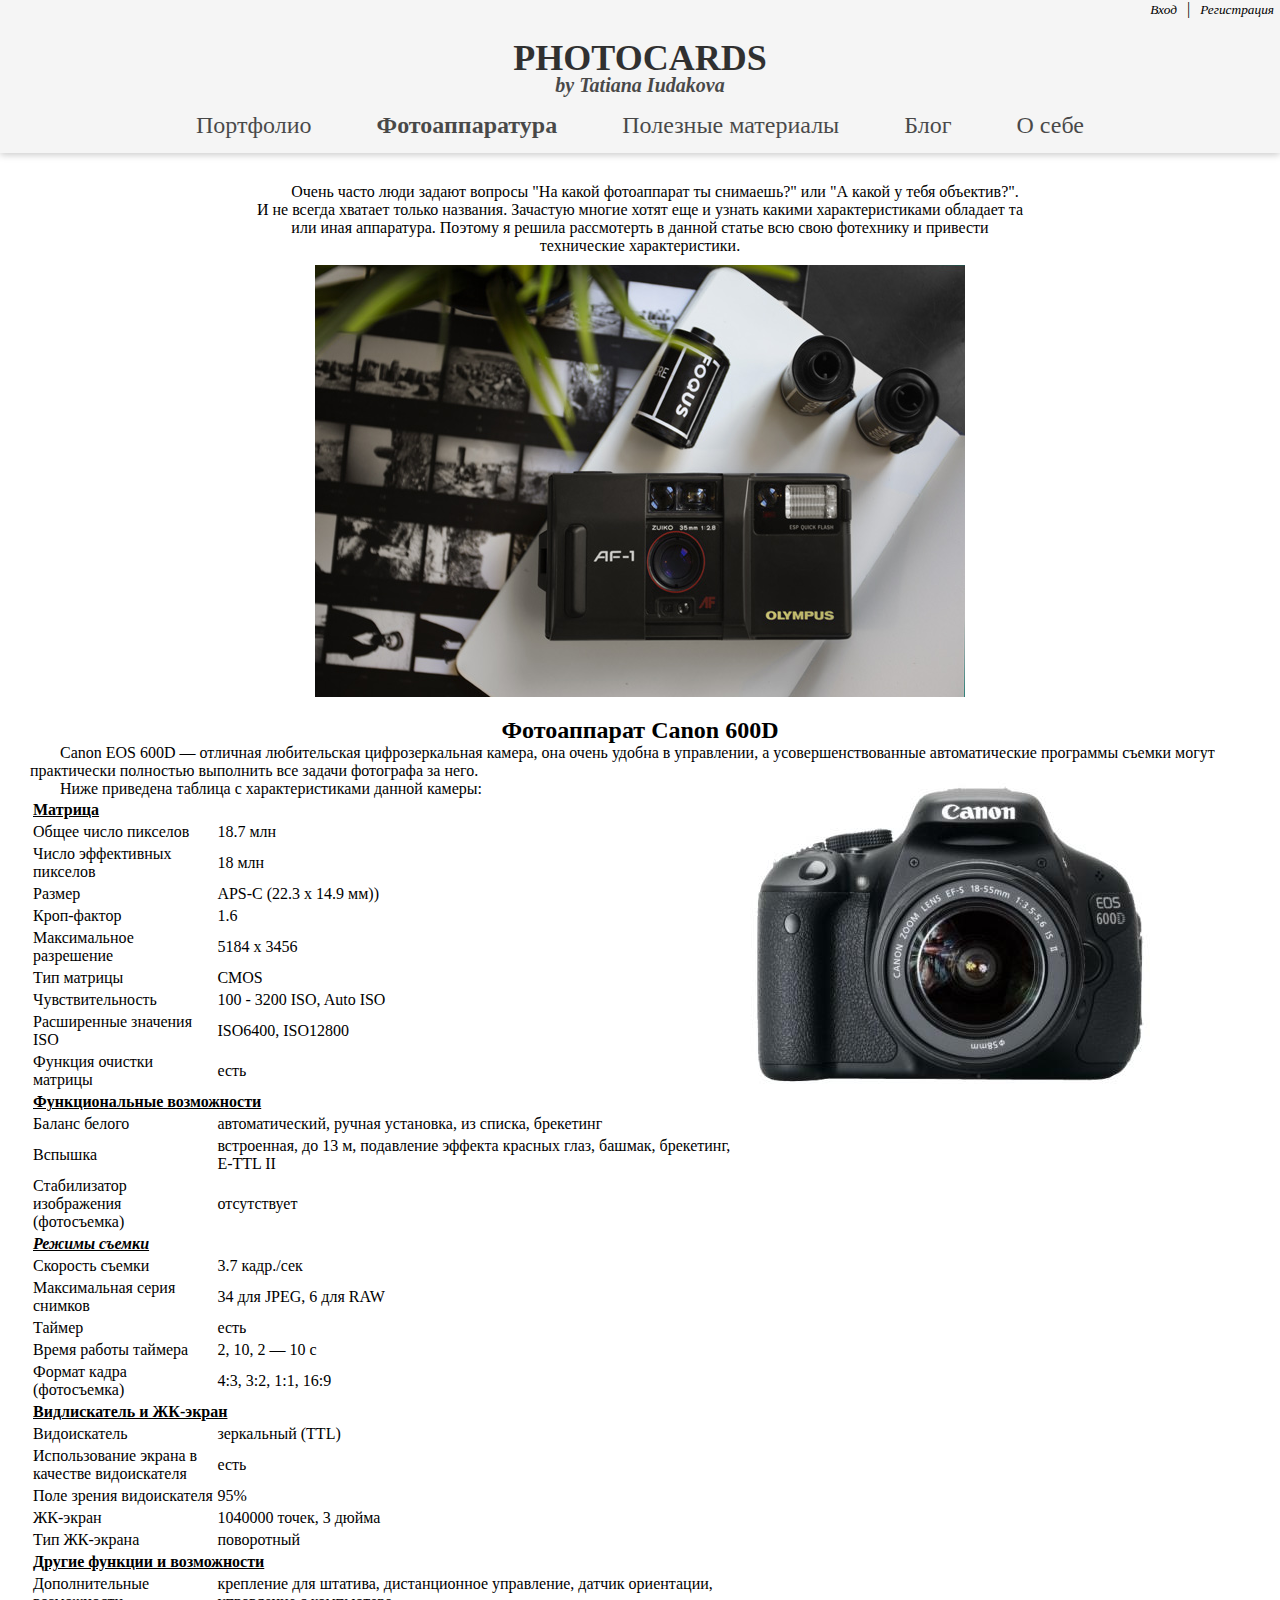
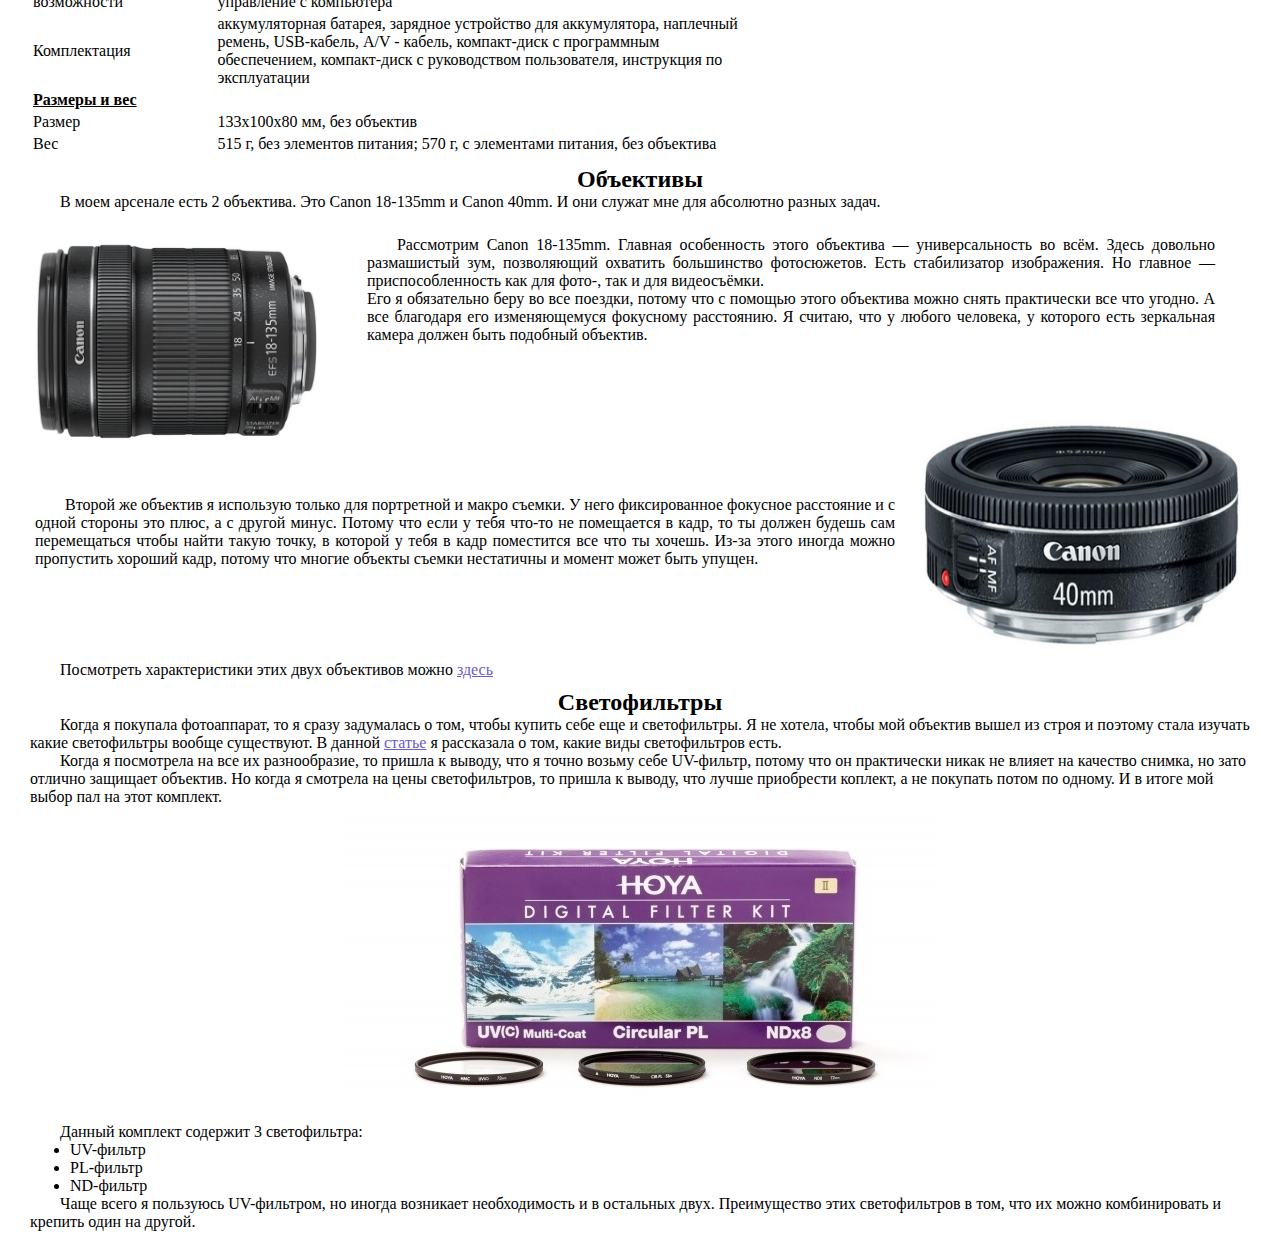
<file: menu/cameras.html>
<html>
	<head>
		<title>Фотоаппаратура</title>
		<link rel="stylesheet" type="text/css" href="../css/index.css">
		<link rel="stylesheet" type="text/css" href="../css/cameras.css">
		<script src="../js/app.js"></script>
		<meta charset="utf-8">
	</head>
	<body>
		<div class="header">
			<div id="enter" class="enter">
				<button onClick="openEnterForm()" class="butEnter">Вход</button>
				|
				<button onClick="openRegForm()" class="butEnter">Регистрация</button>
			</div>
			<div id="enterAfter" class="enterAfter">
				<button onClick="exit()" class="butEnter">Выход</button>
			</div>
			<div class="main-title">
				<h1>PHOTOCARDS</h1>
				<h2>by Tatiana Iudakova</h2>
			</div>
			<div class="top-menu">
				<ul class="main-menu">
					<li><a href="../index.html">Портфолио</a>
						<ul class="sub-menu">
							<li><a href="travel.html">Путешествия</a></li>
							<li><a href="people.html">Люди</a></li>
							<li><a href="street.html">Street фотография</a></li>
						</ul>
					</li>
					<li><a class="select-link" href="cameras.html">Фотоаппаратура</a>
						<ul class="sub-menu">
							<li><a href="svetofiltr.html">Виды светофильтров</a></li>
							<li><a href="objectivs.html">Характеристики объективов</a></li>
						</ul>
					</li>
					<li><a href="helphul_material.html">Полезные материалы</a></li>
					<li><a href="blog.html">Блог</a></li>
					<li><a href="aboutme.html">О себе</a></li>
				</ul>
			</div>
		</div>
		<div class="main-body">
			<div class="introduction">
				<p>Очень часто люди задают вопросы "На какой фотоаппарат ты снимаешь?" или "А какой у тебя объектив?". И не всегда хватает только названия. Зачастую многие хотят еще и узнать какими характеристиками обладает та или иная аппаратура. Поэтому я решила рассмотерть в данной статье всю свою фотехнику и привести технические характеристики.</p>
			</div>
			<div class="introduction-photo">
				<img src="../src/cameras/заглушка1.jpg" alt="camera"/>
			</div>
			<div class="main-text">
				<h2>Фотоаппарат Canon 600D</h2>
				<p>Canon EOS 600D — отличная любительская цифрозеркальная камера, она очень удобна в управлении, а усовершенствованные автоматические программы съемки могут практически полностью выполнить все задачи фотографа за него.</p>
				<p><img src="../src/cameras/canon600d.jpg" id="canon600d" alt="canon600d"/>Ниже приведена таблица с характеристиками данной камеры:</p>
				<table>
					<tr class="bla"><td colspan="3"><b><u>Матрица</u></b></td></tr>
						<tr><td>Общее число пикселов</td><td>18.7 млн</td></tr>
						<tr><td>Число эффективных пикселов</td><td>18 млн</td></tr>
						<tr><td>Размер</td><td>APS-C (22.3 х 14.9 мм))</td></tr>
						<tr><td>Кроп-фактор</td><td>1.6</td></tr>
						<tr><td>Максимальное разрешение</td><td>5184 x 3456</td></tr>
						<tr><td>Тип матрицы</td><td>CMOS</td></tr>
						<tr><td>Чувствительность</td><td>100 - 3200 ISO, Auto ISO</td></tr>
						<tr><td>Расширенные значения ISO</td><td>ISO6400, ISO12800</td></tr>
						<tr><td>Функция очистки матрицы</td><td>есть</td></tr>
					<tr><td colspan="3"><u><b>Функциональные возможности</b></u></td></tr>
						<tr><td>Баланс белого</td><td>автоматический, ручная установка, из списка, брекетинг</td></tr>
						<tr><td>Вспышка</td><td>встроенная, до 13 м, подавление эффекта красных глаз, башмак, брекетинг, E-TTL II</td></tr>
						<tr><td>Стабилизатор изображения (фотосъемка)</td><td>отсутствует</td></tr>
					<tr><td colspan="3"><u><b><i>Режимы съемки</i></b></u></td></tr>
						<tr><td>Скорость съемки</td><td>3.7 кадр./сек</td></tr>
						<tr><td>Максимальная серия снимков</td><td>34 для JPEG, 6 для RAW</td></tr>
						<tr><td>Таймер</td><td>есть</td></tr>
						<tr><td>Время работы таймера</td><td>2, 10, 2 — 10 c</td></tr>
						<tr><td>Формат кадра (фотосъемка)</td><td>4:3, 3:2, 1:1, 16:9</td></tr>
					<tr><td colspan="3"><u><b>Видлискатель и ЖК-экран</b></u></td></tr>
						<tr><td>Видоискатель</td><td>зеркальный (TTL)</td></tr>
						<tr><td>Использование экрана в качестве видоискателя</td><td>есть</td></tr>
						<tr><td>Поле зрения видоискателя</td><td>95%</td></tr>
						<tr><td>ЖК-экран</td><td>1040000 точек, 3 дюйма</td></tr>
						<tr><td>Тип ЖК-экрана</td><td>поворотный</td></tr>
					<tr><td colspan="3"><u><b>Другие функции и возможности</b></u></td></tr>
						<tr><td>Дополнительные возможности</td><td>крепление для штатива, дистанционное управление, датчик ориентации, управление с компьютера</td></tr>
						<tr><td>Комплектация</td><td>аккумуляторная батарея, зарядное устройство для аккумулятора, наплечный ремень, USB-кабель, A/V - кабель, компакт-диск с программным обеспечением, компакт-диск с руководством пользователя, инструкция по эксплуатации</td></tr>
					<tr><td colspan="3"><u><b>Размеры и вес</b></u></td></tr>
						<tr><td>Размер</td><td>133x100x80 мм, без объектив</td></tr>
						<tr><td>Вес</td><td>515 г, без элементов питания; 570 г, с элементами питания, без объектива</td></tr>
				</table>

				<h2>Объективы</h2>
				<p>В моем арсенале есть 2 объектива. Это Canon 18-135mm и Canon 40mm. И они служат мне для абсолютно разных задач. 
				<div class="objectivs1">
					<img src="../src/cameras/canon18-135mm_.jpg" id="canon18-135mm" alt="canon18-135mm"/>
					<p>Рассмотрим Canon 18-135mm. Главная особенность этого объектива — универсальность во всём. Здесь довольно размашистый зум, позволяющий охватить большинство фотосюжетов. Есть стабилизатор изображения. Но главное — приспособленность как для фото-, так и для видеосъёмки.
					<br/>
					Его я обязательно беру во все поездки, потому что с помощью этого объектива можно снять практически все что угодно. А все благодаря его изменяющемуся фокусному расстоянию. Я считаю, что у любого человека, у которого есть зеркальная камера должен быть подобный объектив.
					</p>
				</div>
				<div class="objectivs2">
					<p>Второй же объектив я использую только для портретной и макро съемки. У него фиксированное фокусное расстояние и с одной стороны это плюс, а с другой минус. Потому что если у тебя что-то не помещается в кадр, то ты должен будешь сам перемещаться чтобы найти такую точку, в которой у тебя в кадр поместится все что ты хочешь. Из-за этого иногда можно пропустить хороший кадр, потому что многие объекты съемки нестатичны и момент может быть упущен.</p>
					<img src="../src/cameras/canon40mm_1.jpg" id="canon40mm" alt="canon40mm"/>
				</div>
				<p>Посмотреть характеристики этих двух объективов можно <a href="objectivs.html">здесь</a></p>

				<h2>Светофильтры</h2>
				<p>Когда я покупала фотоаппарат, то я сразу задумалась о том, чтобы купить себе еще и светофильтры. Я не хотела, чтобы мой объектив вышел из строя и поэтому стала изучать какие светофильтры вообще существуют. В данной <a href="svetofiltr.html">статье</a> я рассказала о том, какие виды светофильтров есть.</p>
				<p>Когда я посмотрела на все их разнообразие, то пришла к выводу, что я точно возьму себе UV-фильтр, потому что он практически никак не влияет на качество снимка, но зато отлично защищает объектив. Но когда я смотрела на цены светофильтров, то пришла к выводу, что лучше приобрести коплект, а не покупать потом по одному. И в итоге мой выбор пал на этот комплект.</p>
				<div  class="introduction-photo">
					<img src="../src/cameras/filters.jpg" alt="filters"/>
				</div>
				<p>Данный комплект содержит 3 светофильтра:</p>
				<ul>
					<li>UV-фильтр</li>
					<li>PL-фильтр</li>
					<li>ND-фильтр</li>
				</ul>
				<p>Чаще всего я пользуюсь UV-фильтром, но иногда возникает необходимость и в остальных двух. Преимущество этих светофильтров в том, что их можно комбинировать и крепить один на другой.</p>
			</div>
		</div>
		<div id="regForm" class="modal">
			<span id="closeReg" class="close" onclick="">&times;</span>
			<form id="registrationForm" class="modalEnterForm">
				<p>Регистрация</p>
				<table id="myTableReg">
					<tr>
						<td class="textTable">Имя:</td> 
						<td>
							<input class="inputReg" type="text" name="firstName" id="prFirstName" placeholder="Введите имя"/>
						</td>
					</tr>
					<tr>
						<td class="textTable">Фамилия:</td> 
						<td>
							<input class="inputReg" type="text" name="lastName" id="prLastName" placeholder="Введите фамилию"/>
						</td>
					</tr>
					<tr>
						<td class="textTable">Пароль:</td>
						<td>
							<input class="inputReg" type="password" name="psw1" id="prPsw1" onChange="isValidPassword()" placeholder="Введите пароль" 
							title="Пароль должен содержать от 6 до 30 символов. Минимум: одну цифру, заглавную и строчную буквы, спецсимвол.">
						</td>
					</tr>
					
					<tr>
						<td class="textTable">Повторить пароль:</td>
						<td>
							<input class="inputReg" type="password" name="psw2" id = "prPsw2" placeholder="Повторите пароль">
						</td>
					</tr>
					<tr>
						<td class="textTable">E-mail:</td>
						<td>
							<input class="inputReg"type="text" name="email" id="prEmail" onChange="isValidEmail()" placeholder="Введите e-mail"/>
						</td>
					</tr>
				</table>
				<input class="validButton" type="button" onclick="validate(this.form)" value="Зарегистрироваться">
			</form>	
		</div>
		<div id="enterForm" class="modal">
			<span id="closeEnter" class="close" onclick="">&times;</span>
			<form id="entForm" class="modalEnterForm">
				<p id="enterTitle">Вход</p>
				<table id="myTableEnt">
					<tr>
						<td class="textTable">E-mail:</td>
						<td>
							<input type="text" name="email" id="prEmail" onChange="isValidEmail()" placeholder="Введите e-mail"/>
						</td>
					</tr>
					<tr>
						<td class="textTable">Пароль:</td>
						<td>
							<input type="password" name="psw1" id="prPsw1" placeholder="Введите пароль">
						</td>
					</tr>
				</table>
				<input class="validButton" type="button" onclick="validateEnter(this.form)" value="Войти">
			</form>	
		</div>
	</body>
</html>
</file>
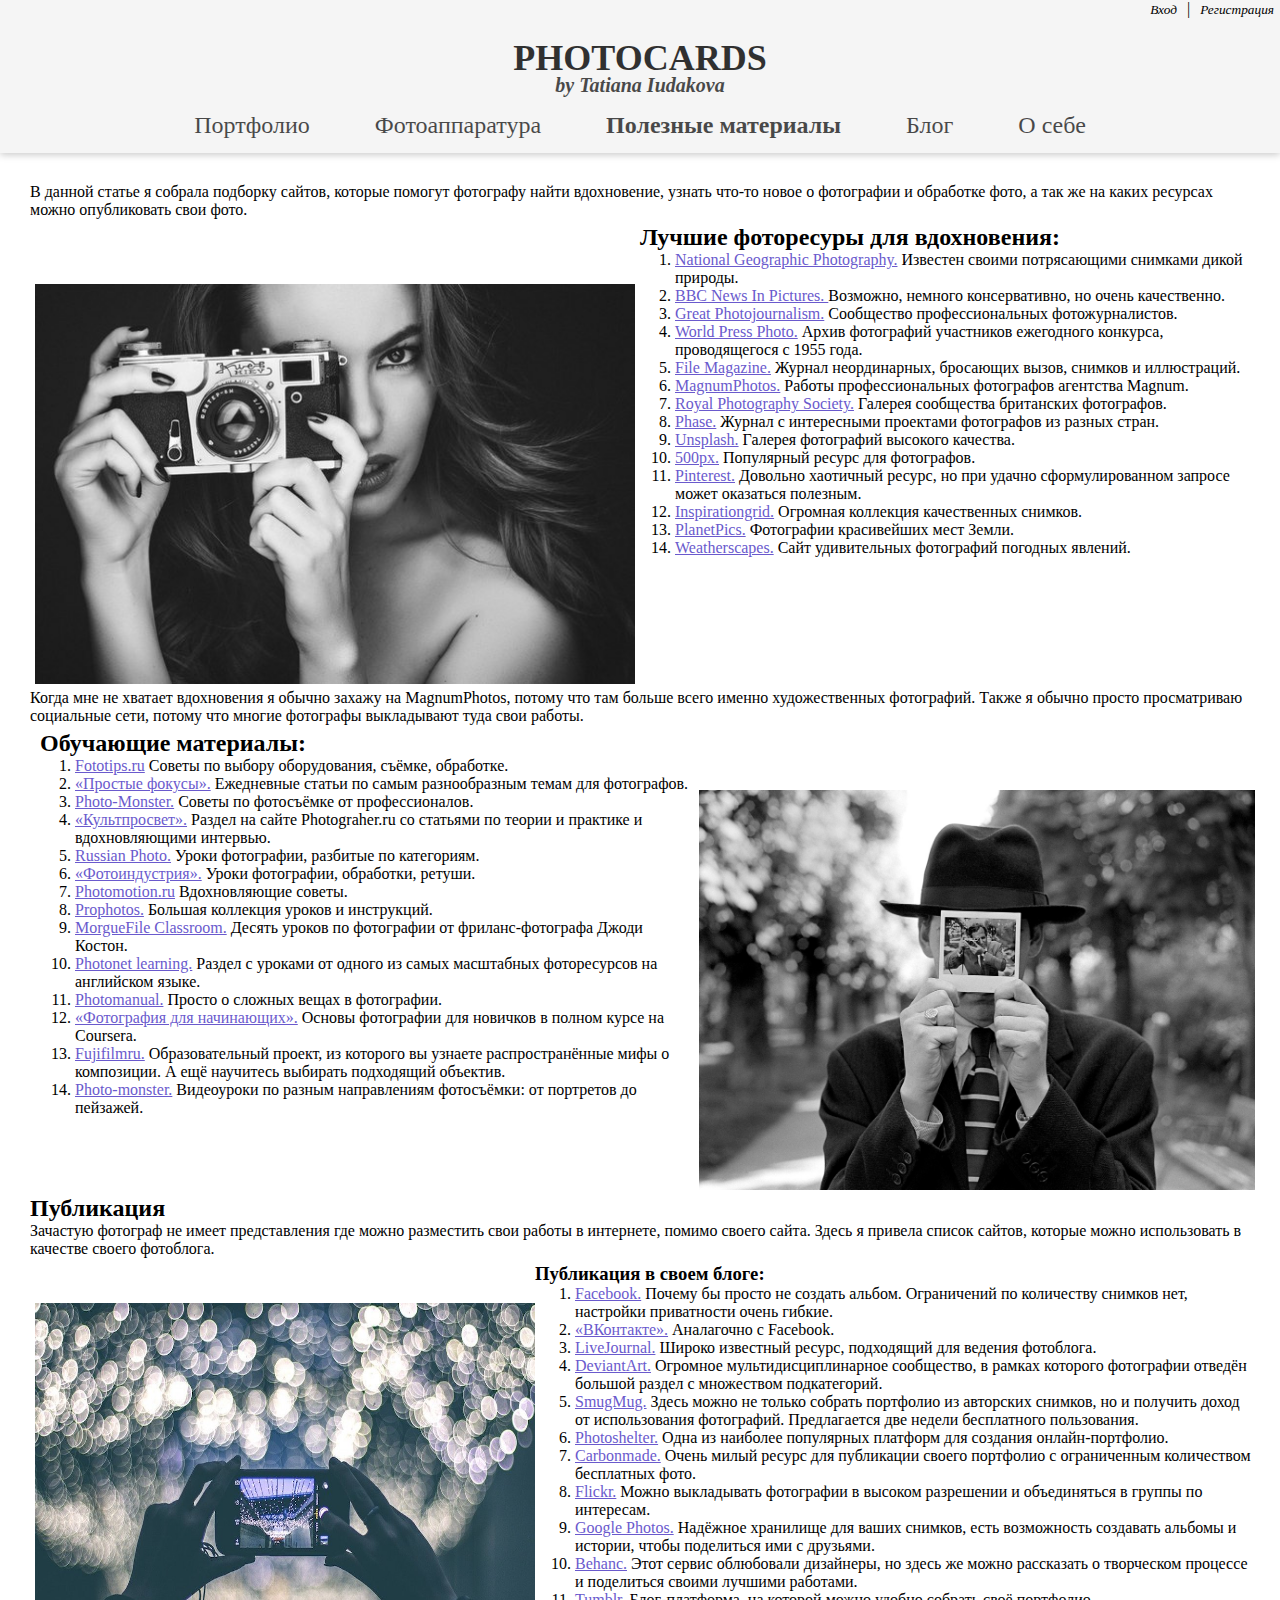
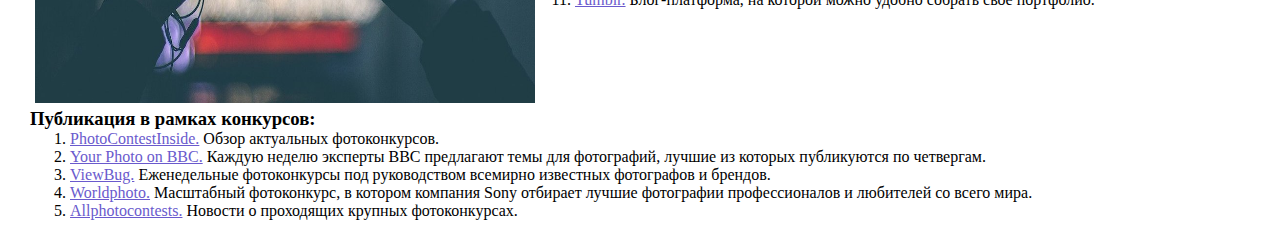
<file: menu/helphul_material.html>
<html>
	<head>
		<title>Полезные материалы</title>
		<link rel="stylesheet" type="text/css" href="../css/index.css">
		<link rel="stylesheet" type="text/css" href="../css/helpful-materials.css">
		<script src="../js/app.js"></script>
		<meta charset="utf-8">
	</head>
	<body>
		<div class="header">
			<div id="enter" class="enter">
				<button onClick="openEnterForm()" class="butEnter">Вход</button>
				|
				<button onClick="openRegForm()" class="butEnter">Регистрация</button>
			</div>
			<div id="enterAfter" class="enterAfter">
				<button onClick="exit()" class="butEnter">Выход</button>
			</div>
			<div class="main-title">
				<h1>PHOTOCARDS</h1>
				<h2>by Tatiana Iudakova</h2>
			</div>
			<div class="top-menu">
				<ul class="main-menu">
					<li><a href="../index.html">Портфолио</a>
						<ul class="sub-menu">
							<li><a href="travel.html">Путешествия</a></li>
							<li><a href="people.html">Люди</a></li>
							<li><a href="street.html">Street фотография</a></li>
						</ul>
					</li>
					<li><a href="cameras.html">Фотоаппаратура</a>
						<ul class="sub-menu">
							<li><a href="svetofiltr.html">Виды светофильтров</a></li>
							<li><a href="objectivs.html">Характеристики объективов</a></li>
						</ul>
					</li>
					<li><a class="select-link" href="helphul_material.html">Полезные материалы</a></li>
					<li><a href="blog.html">Блог</a></li>
					<li><a href="aboutme.html">О себе</a></li>
				</ul>
			</div>
		</div>
		<div class="main-text">
			<div class="introduction">
				<p>В данной статье я собрала подборку сайтов, которые помогут фотографу найти вдохновение, узнать что-то новое о фотографии и обработке фото, а так же на каких ресурсах можно опубликовать свои фото.</p>
				<!-- <img src="../src/helpful-materials3.jpg"/> -->
			</div>
			<div class="blok1">
				<img src="../src/helpful-materials3.jpg" id="helpful-materials3" alt="helpful-materials"/>
				<div class="podblok1">
					<h2>Лучшие фоторесуры для вдохновения:</h2> 
					<ol>
						<li><a href="https://www.nationalgeographic.com/photography/" target="_blank">National Geographic Photography.</a> Известен своими потрясающими снимками дикой природы.</li>
						<li><a href="https://www.bbc.com/news/in_pictures" target="_blank">BBC News In Pictures. </a> Возможно, немного консервативно, но очень качественно.</li>
						<li><a href="http://comer.dk/index.html" target="_blank">Great Photojournalism.</a> Сообщество профессиональных фотожурналистов.</li>
						<li><a href="https://www.worldpressphoto.org/" target="_blank">World Press Photo.</a> Архив фотографий участников ежегодного конкурса, проводящегося с 1955 года.</li>
						<li><a href="https://filemagazine.com/" target="_blank">File Magazine.</a> Журнал неординарных, бросающих вызов, снимков и иллюстраций.</li>
						<li><a href="https://pro.magnumphotos.com/C.aspx?VP3=CMS3&VF=MAGO31_14" target="_blank">MagnumPhotos.</a> Работы профессиональных фотографов агентства Magnum.</li>
						<li><a href="http://www.rps.org/main-gallery" target="_blank">Royal Photography Society.</a> Галерея сообщества британских фотографов.</li>
						<li><a href="https://www.phasesmag.com/" target="_blank">Phase.</a> Журнал с интересными проектами фотографов из разных стран.</li>
						<li><a href="https://unsplash.com/" target="_blank">Unsplash.</a> Галерея фотографий высокого качества.</li>
						<li><a href="https://500px.com/" target="_blank">500px.</a> Популярный ресурс для фотографов.</li>
						<li><a href="https://www.pinterest.ru/search/pins/?rs=ac&len=2&q=photography%20ideas&term_meta%5B%5D=ideas%7Cautocomplete%7C0" target="_blank">Pinterest.</a> Довольно хаотичный ресурс, но при удачно сформулированном запросе может оказаться полезным.</li>
						<li><a href="http://theinspirationgrid.com/" target="_blank">Inspirationgrid.</a> Огромная коллекция качественных снимков.</li>
						<li><a href="https://www.planetpics.ru/" target="_blank">PlanetPics.</a> Фотографии красивейших мест Земли.</li>
						<li><a href="http://www.weatherscapes.com/" target="_blank">Weatherscapes.</a> Сайт удивительных фотографий погодных явлений.</li>
					</ol>
				</div>
			</div>
			<p>Когда мне не хватает вдохновения я обычно захажу на MagnumPhotos, потому что там больше всего именно художественных фотографий. Также я обычно просто просматриваю социальные сети, потому что многие фотографы выкладывают туда свои работы.</p>
			<div class="blok1">
				<div class="podblok1">
					<h2>Обучающие материалы:</h2>
					<ol>
						<li><a href="https://fototips.ru/" target="_blank">Fototips.ru</a> Советы по выбору оборудования, съёмке, обработке.</li>
						<li><a href="http://focused.ru/" target="_blank">«Простые фокусы».</a> Ежедневные статьи по самым разнообразным темам для фотографов.</li>
						<li><a href="https://photo-monster.ru/" target="_blank">Photo-Monster.</a> Советы по фотосъёмке от профессионалов.</li>
						<li><a href="https://www.photographer.ru/cult/" target="_blank">«Культпросвет».</a> Раздел на сайте Photograher.ru со статьями по теории и практике и вдохновляющими интервью.</li>
						<li><a href="https://rosphoto.com/photo-lessons/" target="_blank">Russian Photo.</a> Уроки фотографии, разбитые по категориям.</li>
						<li><a href="http://www.photoindustria.ru/?mod=category&id=2" target="_blank">«Фотоиндустрия».</a> Уроки фотографии, обработки, ретуши.</li>
						<li><a href="http://photomotion.ru/blog/photography/" target="_blank">Photomotion.ru</a> Вдохновляющие советы.</li>
						<li><a href="https://prophotos.ru/lessons" target="_blank">Prophotos.</a> Большая коллекция уроков и инструкций.</li>
						<li><a href="https://morguefile.com/classroom" target="_blank">MorgueFile Classroom.</a> Десять уроков по фотографии от фриланс-фотографа Джоди Костон.</li>
						<li><a href="https://www.photo.net/learn/" target="_blank">Photonet learning.</a> Раздел с уроками от одного из самых масштабных фоторесурсов на английском языке.</li>
						<li><a href="http://www.photomanual.ru/" target="_blank">Photomanual.</a> Просто о сложных вещах в фотографии.</li>
						<li><a href="https://ru.coursera.org/specializations/photography-basics?ranMID=40328&ranEAID=a1LgFw09t88&ranSiteID=a1LgFw09t88-9tw6.zzNBYSa.evb6eSO7A&siteID=a1LgFw09t88-9tw6.zzNBYSa.evb6eSO7A&utm_content=10&utm_medium=partners&utm_source=linkshare&utm_campaign=a1LgFw09t88" target="_blank">«Фотография для начинающих».</a> Основы фотографии для новичков в полном курсе на Coursera.</li>
						<li><a href="https://fujifilmru.livejournal.com/" target="_blank">Fujifilmru.</a> Образовательный проект, из которого вы узнаете распространённые мифы о композиции. А ещё научитесь выбирать подходящий объектив.</li>
						<li><a href="https://photo-monster.ru/" target="_blank">Photo-monster.</a> Видеоуроки по разным направлениям фотосъёмки: от портретов до пейзажей.</li>
					</ol>
				</div>
				<img src="../src/helpful-materials2.jpg" id="helpful-materials2" alt="helpful-materials"/>
			</div>
			<h2>Публикация</h2>
			<p>Зачастую фотограф не имеет представления где можно разместить свои работы в интернете, помимо своего сайта. Здесь я привела список сайтов, которые можно использовать в качестве своего фотоблога.</p>
			<div class="blok1">
				<img src="../src/instagram.jpg" id="instagram" alt="helpful-materials"/>
				<div class="podblok1">
					<h3>Публикация в своем блоге:</h3>
					<ol>
						<li><a href="https://www.facebook.com/" target="_blank">Facebook.</a> Почему бы просто не создать альбом. Ограничений по количеству снимков нет, настройки приватности очень гибкие.</li>
						<li><a href="https://vk.com/" target="_blank">«ВКонтакте».</a> Аналагочно с Facebook.</li>
						<li><a href="https://www.livejournal.com/" target="_blank">LiveJournal.</a> Широко известный ресурс, подходящий для ведения фотоблога.</li>
						<li><a href="https://www.deviantart.com/photography/" target="_blank">DeviantArt.</a> Огромное мультидисциплинарное сообщество, в рамках которого фотографии отведён большой раздел с множеством подкатегорий.</li>
						<li><a href="https://www.smugmug.com/" target="_blank">SmugMug.</a> Здесь можно не только собрать портфолио из авторских снимков, но и получить доход от использования фотографий. Предлагается две недели бесплатного пользования.</li>
						<li><a href="https://www.photoshelter.com/" target="_blank">Photoshelter.</a> Одна из наиболее популярных платформ для создания онлайн-портфолио.</li>
						<li><a href="https://carbonmade.com/" target="_blank">Carbonmade.</a> Очень милый ресурс для публикации своего портфолио с ограниченным количеством бесплатных фото.</li>
						<li><a href="https://www.flickr.com/groups/myphotoschool/" target="_blank">Flickr.</a> Можно выкладывать фотографии в высоком разрешении и объединяться в группы по интересам.</li>
						<li><a href="https://photos.google.com/?hl=ru" target="_blank">Google Photos.</a> Надёжное хранилище для ваших снимков, есть возможность создавать альбомы и истории, чтобы поделиться ими с друзьями.</li>
						<li><a href="https://www.behance.net/" target="_blank">Behanc.</a> Этот сервис облюбовали дизайнеры, но здесь же можно рассказать о творческом процессе и поделиться своими лучшими работами.</li>
						<li><a href="https://www.tumblr.com/" target="_blank">Tumblr.</a> Блог-платформа, на которой можно удобно собрать своё портфолио.</li>
					</ol>
				</div>
			</div>
			<h3>Публикация в рамках конкурсов:</h3>
			<ol>
				<li><a href="https://www.photocontestinsider.com/" target="_blank">PhotoContestInside.</a> Обзор актуальных фотоконкурсов.</li>
				<li><a href="https://www.bbc.com/news/world-10768282" target="_blank">Your Photo on BBC.</a> Каждую неделю эксперты BBC предлагают темы для фотографий, лучшие из которых публикуются по четвергам.</li>
				<li><a href="https://www.viewbug.com/photo-contests" target="_blank">ViewBug.</a> Еженедельные фотоконкурсы под руководством всемирно известных фотографов и брендов.</li>
				<li><a href="https://www.worldphoto.org/ru" target="_blank">Worldphoto.</a> Масштабный фотоконкурс, в котором компания Sony отбирает лучшие фотографии профессионалов и любителей со всего мира.</li>
				<li><a href="http://allphotocontests.ru/" target="_blank">Allphotocontests.</a> Новости о проходящих крупных фотоконкурсах.</li>
			</ol>
		</div>
		<div id="regForm" class="modal">
			<span id="closeReg" class="close" onclick="">&times;</span>
			<form id="registrationForm" class="modalEnterForm">
				<p>Регистрация</p>
				<table id="myTableReg">
					<tr>
						<td class="textTable">Имя:</td> 
						<td>
							<input class="inputReg" type="text" name="firstName" id="prFirstName" placeholder="Введите имя"/>
						</td>
					</tr>
					<tr>
						<td class="textTable">Фамилия:</td> 
						<td>
							<input class="inputReg" type="text" name="lastName" id="prLastName" placeholder="Введите фамилию"/>
						</td>
					</tr>
					<tr>
						<td class="textTable">Пароль:</td>
						<td>
							<input class="inputReg" type="password" name="psw1" id="prPsw1" onChange="isValidPassword()" placeholder="Введите пароль" 
							title="Пароль должен содержать от 6 до 30 символов. Минимум: одну цифру, заглавную и строчную буквы, спецсимвол.">
						</td>
					</tr>
					
					<tr>
						<td class="textTable">Повторить пароль:</td>
						<td>
							<input class="inputReg" type="password" name="psw2" id = "prPsw2" placeholder="Повторите пароль">
						</td>
					</tr>
					<tr>
						<td class="textTable">E-mail:</td>
						<td>
							<input class="inputReg"type="text" name="email" id="prEmail" onChange="isValidEmail()" placeholder="Введите e-mail"/>
						</td>
					</tr>
				</table>
				<input class="validButton" type="button" onclick="validate(this.form)" value="Зарегистрироваться">
			</form>	
		</div>
		<div id="enterForm" class="modal">
			<span id="closeEnter" class="close" onclick="">&times;</span>
			<form id="entForm" class="modalEnterForm">
				<p id="enterTitle">Вход</p>
				<table id="myTableEnt">
					<tr>
						<td class="textTable">E-mail:</td>
						<td>
							<input type="text" name="email" id="prEmail" onChange="isValidEmail()" placeholder="Введите e-mail"/>
						</td>
					</tr>
					<tr>
						<td class="textTable">Пароль:</td>
						<td>
							<input type="password" name="psw1" id="prPsw1" placeholder="Введите пароль">
						</td>
					</tr>
				</table>
				<input class="validButton" type="button" onclick="validateEnter(this.form)" value="Войти">
			</form>	
		</div>
	</body>
</html>
</file>
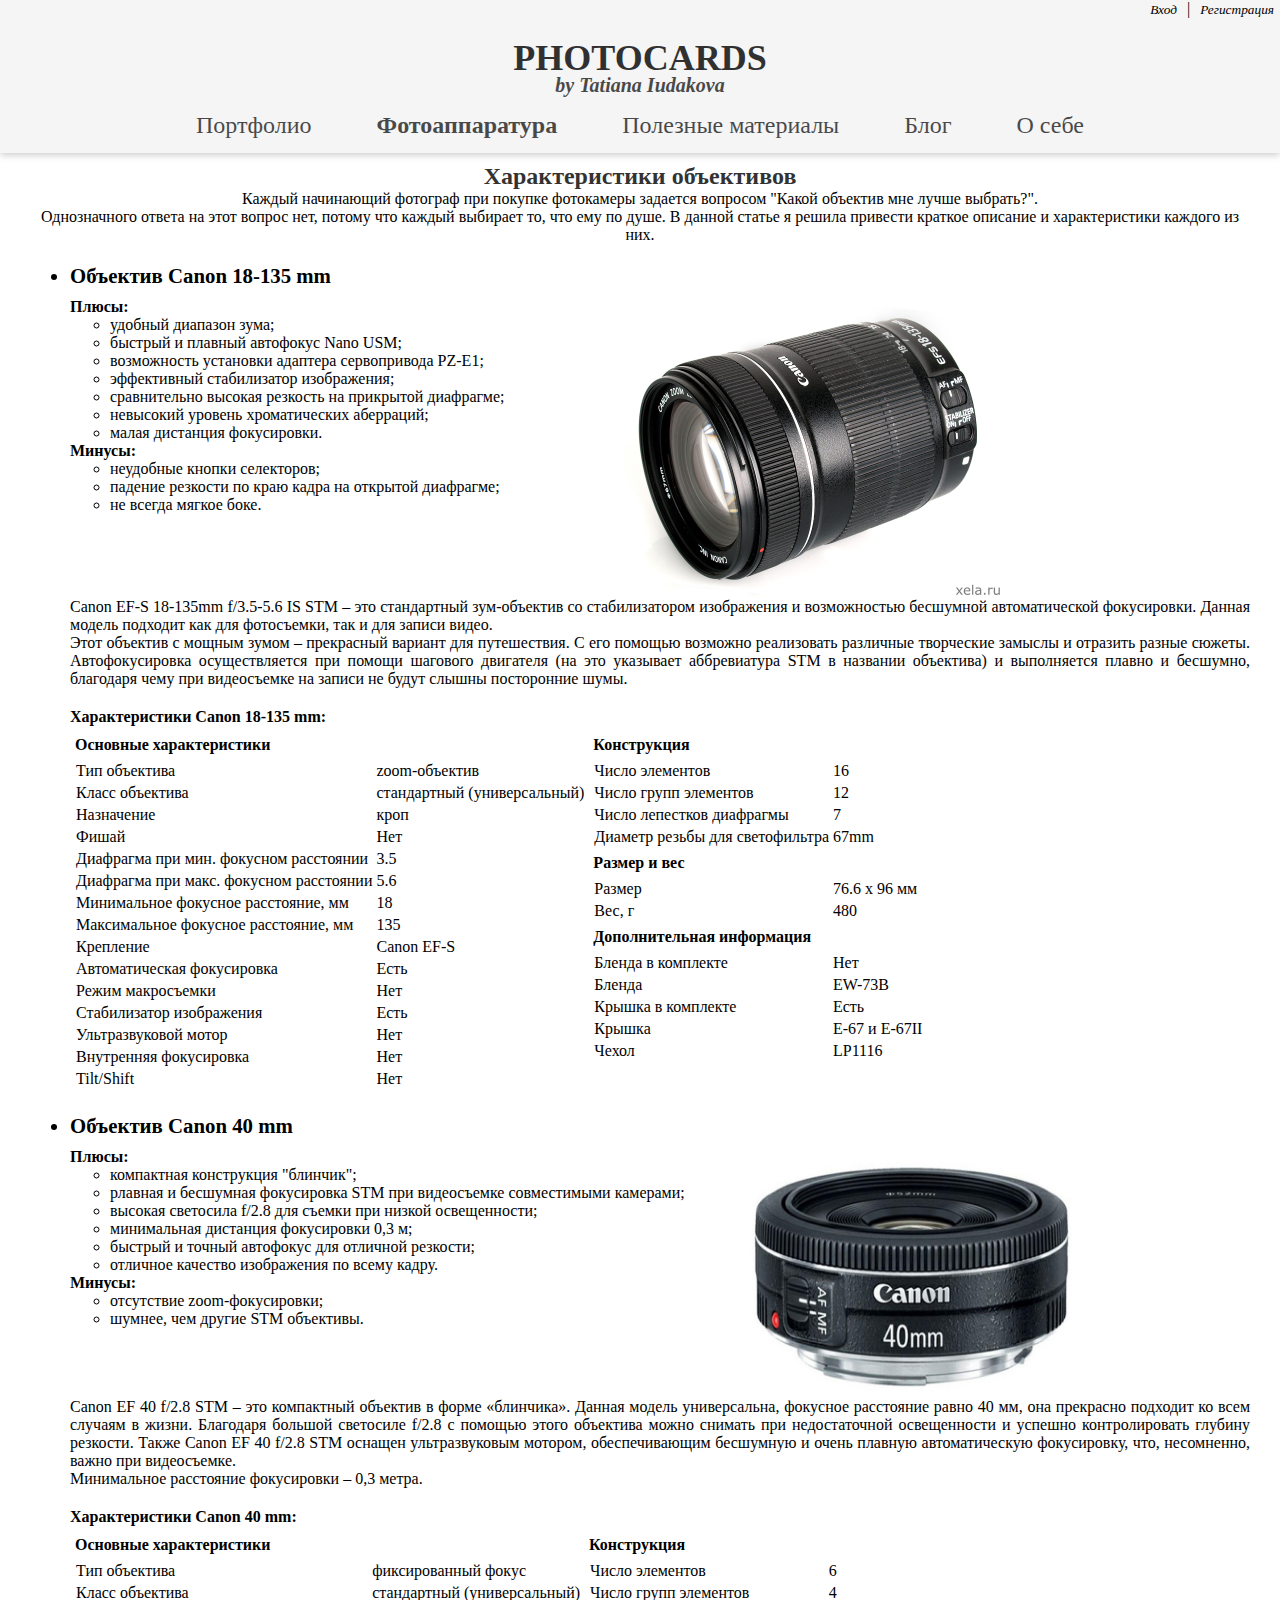
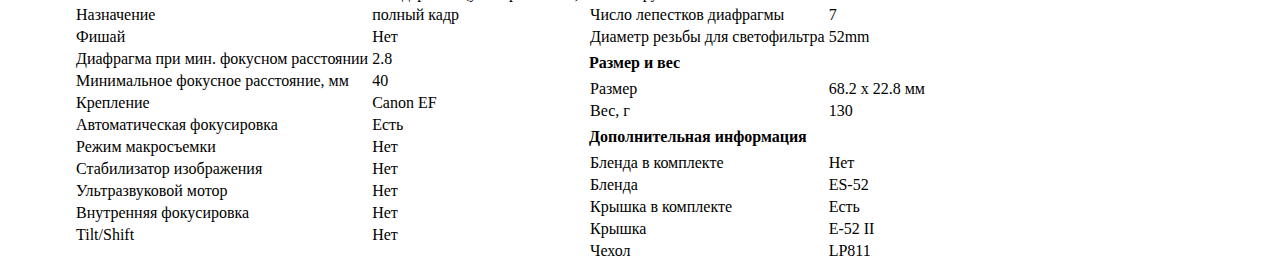
<file: menu/objectivs.html>
<html>
	<head>
		<title>Фотоаппаратура</title>
		<link rel="stylesheet" type="text/css" href="../css/index.css">
		<link rel="stylesheet" type="text/css" href="../css/objectivs.css">
		<script src="../js/app.js"></script>
		<meta charset="utf-8">
	</head>
	<body>
		<div class="header">
			<div id="enter" class="enter">
				<button onClick="openEnterForm()" class="butEnter">Вход</button>
				|
				<button onClick="openRegForm()" class="butEnter">Регистрация</button>
			</div>
			<div id="enterAfter" class="enterAfter">
				<button onClick="exit()" class="butEnter">Выход</button>
			</div>
			<div class="main-title">
				<h1>PHOTOCARDS</h1>
				<h2>by Tatiana Iudakova</h2>
			</div>
			<div class="top-menu">
				<ul class="main-menu">
					<li><a href="../index.html">Портфолио</a>
						<ul class="sub-menu">
							<li><a href="travel.html">Путешествия</a></li>
							<li><a href="people.html">Люди</a></li>
							<li><a href="street.html">Street фотография</a></li>
						</ul>
					</li>
					<li><a class="select-link" href="cameras.html">Фотоаппаратура</a>
						<ul class="sub-menu">
							<li><a href="svetofiltr.html">Виды светофильтров</a></li>
							<li><a class="select-link" href="objectivs.html">Характеристики объективов</a></li>
						</ul>
					</li>
					<li><a href="helphul_material.html">Полезные материалы</a></li>
					<li><a href="blog.html">Блог</a></li>
					<li><a href="aboutme.html">О себе</a></li>
				</ul>
			</div>
		</div>
		<div class="main-text">
			<h2>Характеристики объективов</h2>
			<div class="introduction">
				<p>Каждый начинающий фотограф при покупке фотокамеры задается вопросом "Какой объектив мне лучше выбрать?".<br> Однозначного ответа на этот вопрос нет, потому что каждый выбирает то, что ему по душе. В данной статье я решила привести краткое описание и характеристики каждого из них.</p>
			</div>
			<ul>
				<li class="list-item">Объектив Canon 18-135 mm</li>
				<div class="blok1">
					<div class="podblok1">
						<p class="list-main">Плюсы: </p>
						<ul>
							<li>удобный диапазон зума;</li>
							<li>быстрый и плавный автофокус Nano USM;</li>
							<li>возможность установки адаптера сервопривода PZ-E1;</li>
							<li>эффективный стабилизатор изображения;</li>
							<li>сравнительно высокая резкость на прикрытой диафрагме;</li>
							<li>невысокий уровень хроматических аберраций;</li>
							<li>малая дистанция фокусировки.</li>
						</ul>
						<p class="list-main">Минусы: </p>
						<ul>
							<li>неудобные кнопки селекторов;</li>
							<li>падение резкости по краю кадра на открытой диафрагме;</li>
							<li>не всегда мягкое боке.</li>
						</ul>
					</div>
					<img src="../src/cameras/canon18-135mm.jpg" id="canon18-135" alt="canon18-135"/>
				</div>
					<p class="list">Canon EF-S 18-135mm f/3.5-5.6 IS STM – это стандартный зум-объектив со стабилизатором изображения и возможностью бесшумной автоматической фокусировки. Данная модель подходит как для фотосъемки, так и для записи видео.
					<br>
					Этот объектив с мощным зумом – прекрасный вариант для путешествия. С его помощью возможно реализовать различные творческие замыслы и отразить разные сюжеты. Автофокусировка осуществляется при помощи шагового двигателя (на это указывает аббревиатура STM в названии объектива) и выполняется плавно и бесшумно, благодаря чему при видеосъемке на записи не будут слышны посторонние шумы.</p>
					<p class="main-header-table">Характеристики Canon 18-135 mm:</p>
					<table class="objectivs">
						<tr class="main-row">
							<td>
								<table>
								<!-- <tr>
									<td colspan="2" class="main-header-table">Характеристики Canon 18-135 mm:</td>
								</tr> -->
								<tr>
									<td colspan="2" class="header-table">Основные характеристики</td>
								</tr>
								<tr>
									<td>Тип объектива</td>
									<td>zoom-объектив</td>
								</tr>
								<tr>
									<td>Класс объектива</td>
									<td>стандартный (универсальный)</td>
								</tr>
								<tr>
									<td>Назначение</td>
									<td>кроп</td>
								</tr>
								<tr>
									<td>Фишай</td>
									<td>Нет</td>
								</tr>
								<tr>
									<td>Диафрагма при мин. фокусном расстоянии</td>
									<td>3.5</td>
								</tr>
								<tr>
									<td>Диафрагма при макс. фокусном расстоянии</td>
									<td>5.6</td>
								</tr>
								<tr>
									<td>Минимальное фокусное расстояние, мм</td>
									<td>18</td>
								</tr>
								<tr>
									<td>Максимальное фокусное расстояние, мм</td>
									<td>135</td>
								</tr>
								<tr>
									<td>Крепление</td>
									<td>Canon EF-S</td>
								</tr>
								<tr>
									<td>Автоматическая фокусировка</td>
									<td>Есть</td>
								</tr>
								<tr>
									<td>Режим макросъемки</td>
									<td>Нет</td>
								</tr>
								<tr>
									<td>Стабилизатор изображения</td>
									<td>Есть</td>
								</tr>
								<tr>
									<td>Ультразвуковой мотор</td>
									<td>Нет</td>
								</tr>
								<tr>
									<td>Внутренняя фокусировка</td>
									<td>Нет</td>
								</tr>
								<tr>
									<td>Tilt/Shift</td>
									<td>Нет</td>
								</tr>
							</table>
							</td>
							<td>
								<table>
								<tr>
									<td colspan=2 class="header-table">Конструкция</td>
								</tr>
								<tr>
									<td>Число элементов</td>
									<td>16</td>
								</tr>
								<tr>
									<td>Число групп элементов</td>
									<td>12</td>
								</tr>
								<tr>
									<td>Число лепестков диафрагмы</td>
									<td>7</td>
								</tr>
								<tr>
									<td>Диаметр резьбы для светофильтра</td>
									<td>67mm</td>
								</tr>
								<tr>
									<td colspan=2 class="header-table">Размер и вес</td>
								</tr>
								<tr>
									<td>Размер</td>
									<td>76.6 x 96 мм</td>
								</tr>
								<tr>
									<td>Вес, г</td>
									<td>480</td>
								</tr>
								<tr>
									<td colspan="2" class="header-table">Дополнительная информация</td>
								</tr>
								<tr>
									<td>Бленда в комплекте</td>
									<td>Нет</td>
								</tr>
								<tr>
									<td>Бленда</td>
									<td>EW-73B</td>
								</tr>
								<tr>
									<td>Крышка в комплекте</td>
									<td>Есть</td>
								</tr>
								<tr>
									<td>Крышка</td>
									<td>E-67 и E-67II</td>
								</tr>
								<tr>
									<td>Чехол</td>
									<td>LP1116</td>
								</tr>
							</table>
							</td>
						</tr>
					</table>

				<li class="list-item">Объектив Canon 40 mm</li>
				<div class="blok1">
					<div class="podblok1">
						<p class="list-main">Плюсы: </p>
						<ul>
							<li>компактная конструкция "блинчик";</li>
							<li>рлавная и бесшумная фокусировка STM при видеосъемке совместимыми камерами;</li>
							<li>высокая светосила f/2.8 для съемки при низкой освещенности;</li>
							<li>минимальная дистанция фокусировки 0,3 м;</li>
							<li>быстрый и точный автофокус для отличной резкости;</li>
							<li>отличное качество изображения по всему кадру.</li>
						</ul>
						<p class="list-main">Минусы: </p>
						<ul>
							<li>отсутствие zoom-фокусировки;</li>
							<li>шумнее, чем другие STM объективы.</li>
						</ul>
					</div>
					<img src="../src/cameras/canon40mm_1.jpg" id="canon40mm" alt="canon40mm"/>
				</div>
					<p class="list">Canon EF 40 f/2.8 STM – это компактный объектив в форме «блинчика». Данная модель универсальна, фокусное расстояние равно 40 мм, она прекрасно подходит ко всем случаям в жизни. Благодаря большой светосиле f/2.8 с помощью этого объектива можно снимать при недостаточной освещенности и успешно контролировать глубину резкости. Также Canon EF 40 f/2.8 STM оснащен ультразвуковым мотором, обеспечивающим бесшумную и очень плавную автоматическую фокусировку, что, несомненно, важно при видеосъемке.
					<br> 
					Минимальное расстояние фокусировки – 0,3 метра.</p>
					<p class="main-header-table">Характеристики Canon 40 mm:</p>
					<table class="objectivs">
						<tr class="main-row">
							<td>
								<table>
								<tr>
									<td colspan="2" class="header-table">Основные характеристики</td>
								</tr>
								<tr>
									<td>Тип объектива</td>
									<td>фиксированный фокус</td>
								</tr>
								<tr>
									<td>Класс объектива</td>
									<td>стандартный (универсальный)</td>
								</tr>
								<tr>
									<td>Назначение</td>
									<td>полный кадр</td>
								</tr>
								<tr>
									<td>Фишай</td>
									<td>Нет</td>
								</tr>
								<tr>
									<td>Диафрагма при мин. фокусном расстоянии</td>
									<td>2.8</td>
								</tr>
								<tr>
									<td>Минимальное фокусное расстояние, мм</td>
									<td>40</td>
								</tr>
								<tr>
									<td>Крепление</td>
									<td>Canon EF</td>
								</tr>
								<tr>
									<td>Автоматическая фокусировка</td>
									<td>Есть</td>
								</tr>
								<tr>
									<td>Режим макросъемки</td>
									<td>Нет</td>
								</tr>
								<tr>
									<td>Стабилизатор изображения</td>
									<td>Нет</td>
								</tr>
								<tr>
									<td>Ультразвуковой мотор</td>
									<td>Нет</td>
								</tr>
								<tr>
									<td>Внутренняя фокусировка</td>
									<td>Нет</td>
								</tr>
								<tr>
									<td>Tilt/Shift</td>
									<td>Нет</td>
								</tr>
							</table>
							</td>
							<td>
								<table>
								<tr>
									<td colspan=2 class="header-table">Конструкция</td>
								</tr>
								<tr>
									<td>Число элементов</td>
									<td>6</td>
								</tr>
								<tr>
									<td>Число групп элементов</td>
									<td>4</td>
								</tr>
								<tr>
									<td>Число лепестков диафрагмы</td>
									<td>7</td>
								</tr>
								<tr>
									<td>Диаметр резьбы для светофильтра</td>
									<td>52mm</td>
								</tr>
								<tr>
									<td colspan=2 class="header-table">Размер и вес</td>
								</tr>
								<tr>
									<td>Размер</td>
									<td>68.2 x 22.8 мм</td>
								</tr>
								<tr>
									<td>Вес, г</td>
									<td>130</td>
								</tr>
								<tr>
									<td colspan="2" class="header-table">Дополнительная информация</td>
								</tr>
								<tr>
									<td>Бленда в комплекте</td>
									<td>Нет</td>
								</tr>
								<tr>
									<td>Бленда</td>
									<td>ES-52</td>
								</tr>
								<tr>
									<td>Крышка в комплекте</td>
									<td>Есть</td>
								</tr>
								<tr>
									<td>Крышка</td>
									<td>E-52 II</td>
								</tr>
								<tr>
									<td>Чехол</td>
									<td>LP811</td>
								</tr>
							</table>
							</td>
						</tr>
					</table>
			</ul>
		</div>
		<div id="regForm" class="modal">
			<span id="closeReg" class="close" onclick="">&times;</span>
			<form id="registrationForm" class="modalEnterForm">
				<p>Регистрация</p>
				<table id="myTableReg">
					<tr>
						<td class="textTable">Имя:</td> 
						<td>
							<input class="inputReg" type="text" name="firstName" id="prFirstName" placeholder="Введите имя"/>
						</td>
					</tr>
					<tr>
						<td class="textTable">Фамилия:</td> 
						<td>
							<input class="inputReg" type="text" name="lastName" id="prLastName" placeholder="Введите фамилию"/>
						</td>
					</tr>
					<tr>
						<td class="textTable">Пароль:</td>
						<td>
							<input class="inputReg" type="password" name="psw1" id="prPsw1" onChange="isValidPassword()" placeholder="Введите пароль" 
							title="Пароль должен содержать от 6 до 30 символов. Минимум: одну цифру, заглавную и строчную буквы, спецсимвол.">
						</td>
					</tr>
					
					<tr>
						<td class="textTable">Повторить пароль:</td>
						<td>
							<input class="inputReg" type="password" name="psw2" id = "prPsw2" placeholder="Повторите пароль">
						</td>
					</tr>
					<tr>
						<td class="textTable">E-mail:</td>
						<td>
							<input class="inputReg"type="text" name="email" id="prEmail" onChange="isValidEmail()" placeholder="Введите e-mail"/>
						</td>
					</tr>
				</table>
				<input class="validButton" type="button" onclick="validate(this.form)" value="Зарегистрироваться">
			</form>	
		</div>
		<div id="enterForm" class="modal">
			<span id="closeEnter" class="close" onclick="">&times;</span>
			<form id="entForm" class="modalEnterForm">
				<p id="enterTitle">Вход</p>
				<table id="myTableEnt">
					<tr>
						<td class="textTable">E-mail:</td>
						<td>
							<input type="text" name="email" id="prEmail" onChange="isValidEmail()" placeholder="Введите e-mail"/>
						</td>
					</tr>
					<tr>
						<td class="textTable">Пароль:</td>
						<td>
							<input type="password" name="psw1" id="prPsw1" placeholder="Введите пароль">
						</td>
					</tr>
				</table>
				<input class="validButton" type="button" onclick="validateEnter(this.form)" value="Войти">
			</form>	
		</div>	
	</body>
</html>
</file>
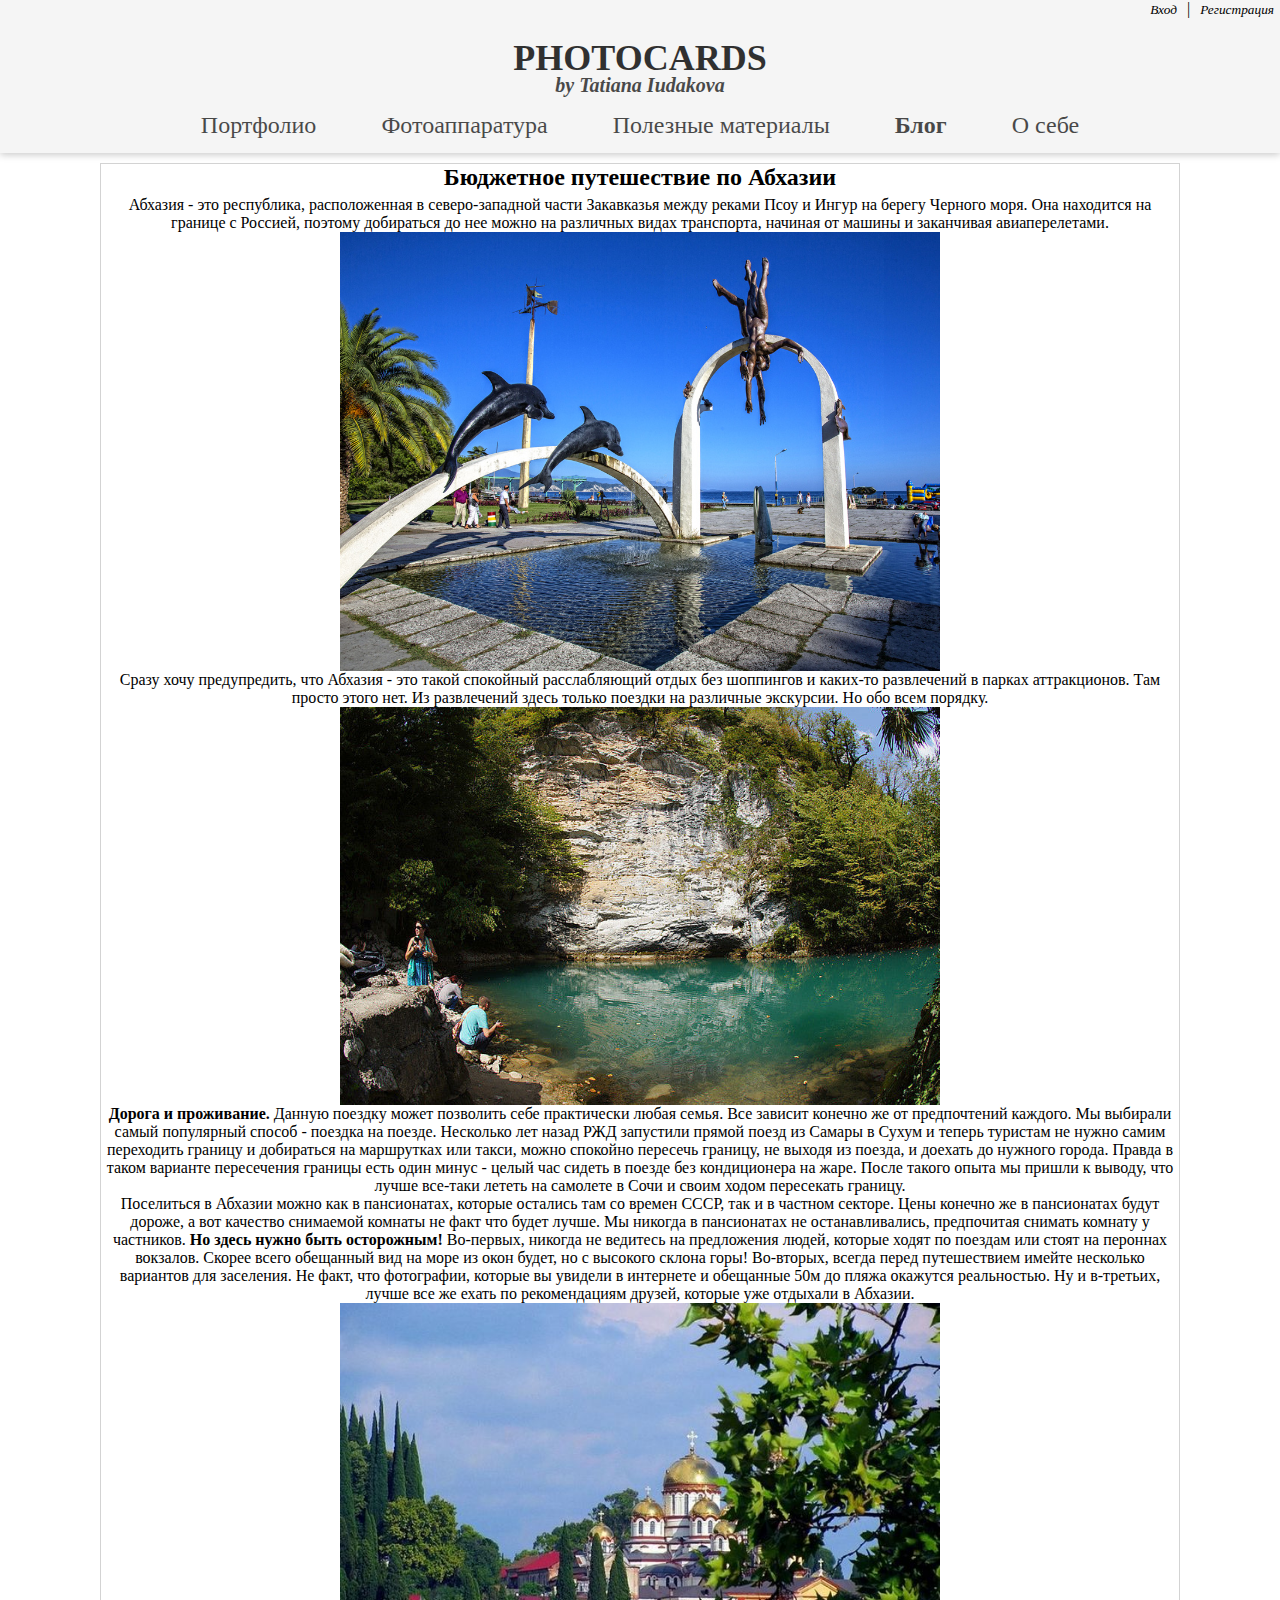
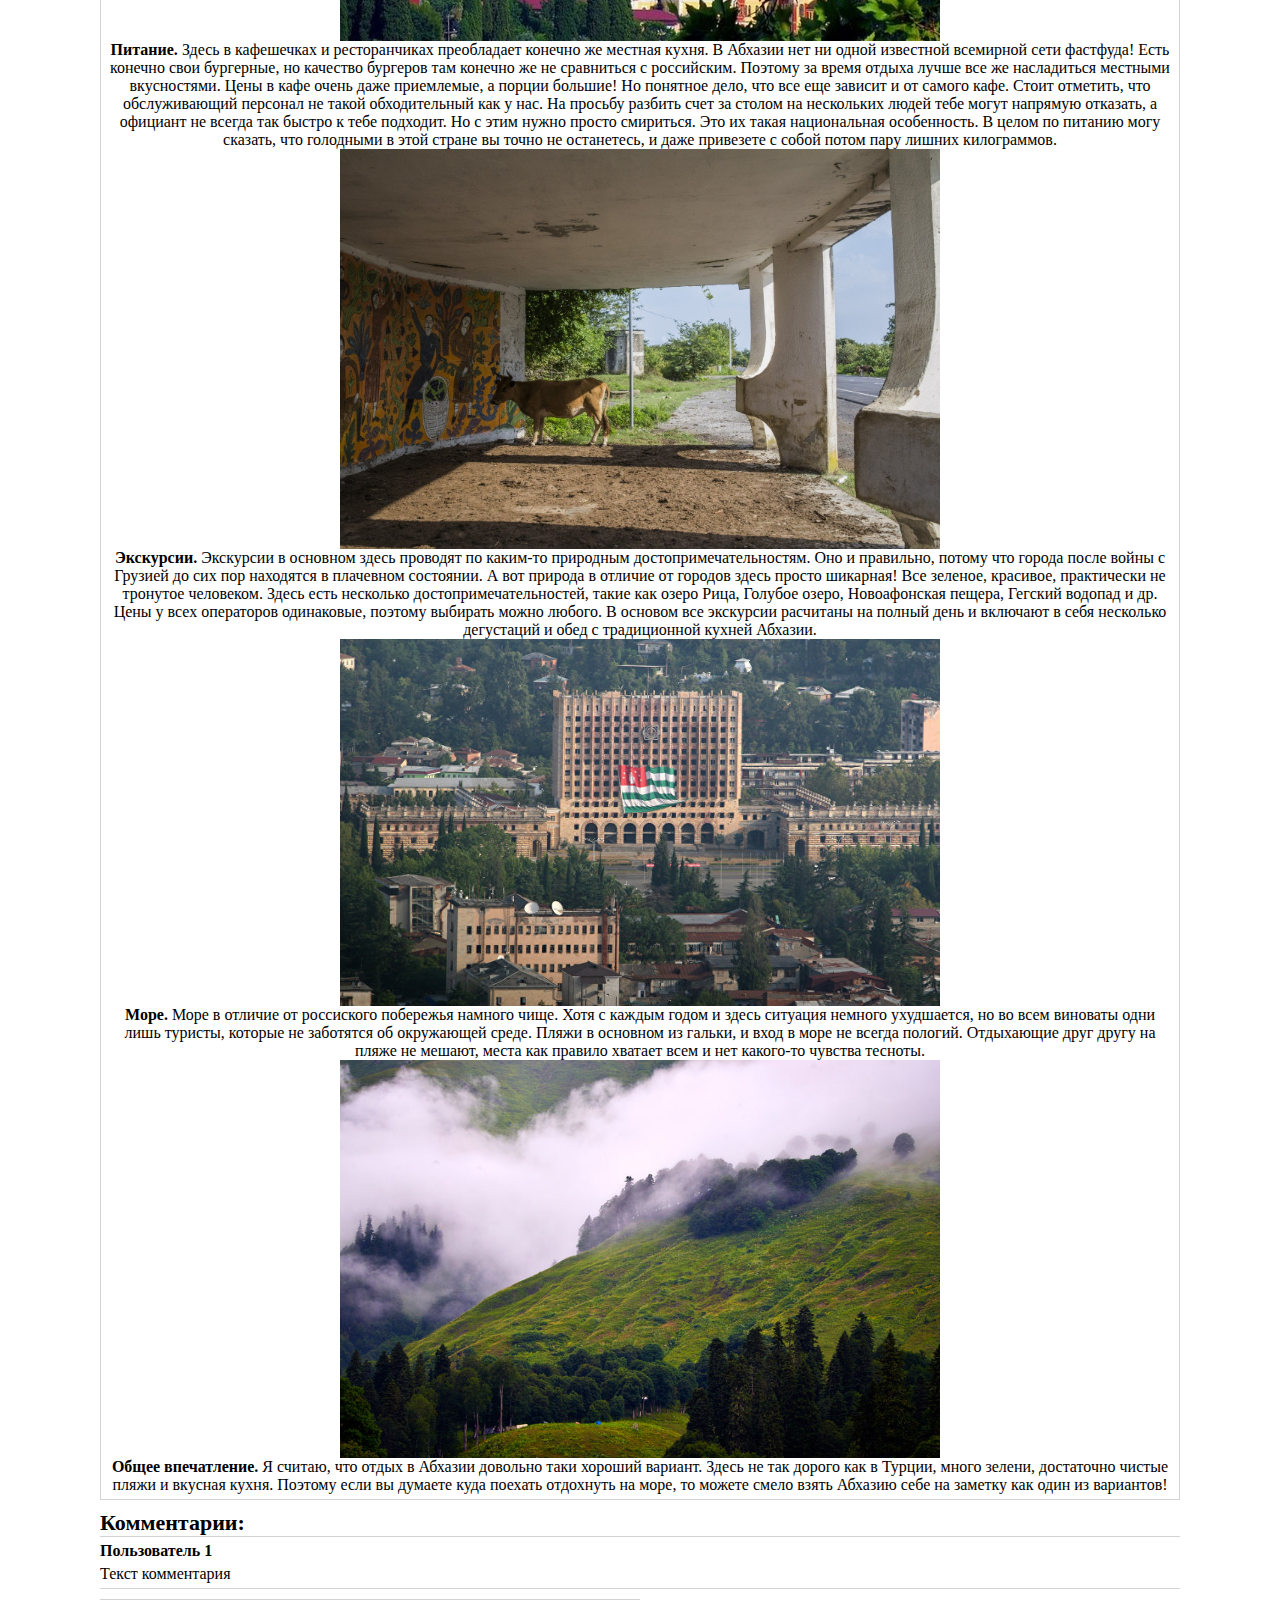
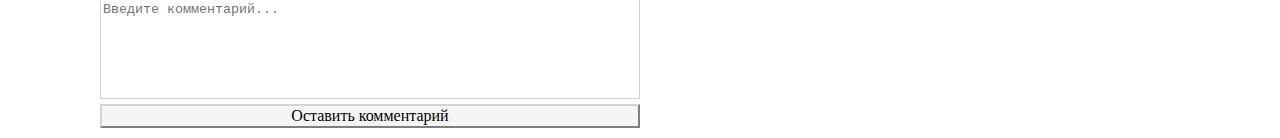
<file: menu/blog/abkhazia.html>
<html>
	<head>
		<title>Абхазия</title>
		<link rel="stylesheet" type="text/css" href="../../css/index.css">
		<link rel="stylesheet" type="text/css" href="../../css/blog.css">
		<script src="../../js/app.js"></script>
		<meta charset="utf-8">
	</head>
	<body>
		<div class="header">
			<div id="enter" class="enter">
				<button onClick="openEnterForm()" class="butEnter">Вход</button>
				|
				<button onClick="openRegForm()" class="butEnter">Регистрация</button>
			</div>
			<div id="enterAfter" class="enterAfter">
				<button onClick="exit()" class="butEnter">Выход</button>
			</div>
			<div class="main-title">
				<h1>PHOTOCARDS</h1>
				<h2>by Tatiana Iudakova</h2>
			</div>
			<div class="top-menu">
				<ul class="main-menu">
					<li><a href="../../index.html">Портфолио</a>
						<ul class="sub-menu">
							<li><a href="../travel.html">Путешествия</a></li>
							<li><a href="../people.html">Люди</a></li>
							<li><a href="../street.html">Street фотография</a></li>
						</ul>
					</li>
					<li><a href="../cameras.html">Фотоаппаратура</a>
						<ul class="sub-menu">
							<li><a href="../svetofiltr.html">Виды светофильтров</a></li>
							<li><a href="../objectivs.html">Характеристики объективов</a></li>
						</ul>
					</li>
					<li><a href="../helphul_material.html">Полезные материалы</a></li>
					<li><a class="select-link" href="../blog.html">Блог</a></li>
					<li><a href="../aboutme.html">О себе</a></li>
				</ul>
			</div>
		</div>
		<div class="text-blog">
			<h2>Бюджетное путешествие по Абхазии</h2>
			<div class="text-blog-text">
				<p>Абхазия - это республика, расположенная в северо-западной части Закавказья между реками Псоу и Ингур на берегу Черного моря. Она находится на границе с Россией, поэтому добираться до нее можно на различных видах транспорта, начиная от машины и заканчивая авиаперелетами. </p>
				<img src="../../src/blog/abkhazia/title.jpg" alt="Abkhazia"/>
				<p>Сразу хочу предупредить, что Абхазия - это такой спокойный расслабляющий отдых без шоппингов и каких-то развлечений в парках аттракционов. Там просто этого нет. Из развлечений здесь только поездки на различные экскурсии. Но обо всем порядку.</p>
				<img src="../../src/blog/abkhazia/bluelake.jpg" alt="Abkhazia"/>
				<p><b>Дорога и проживание.</b> Данную поездку может позволить себе практически любая семья. Все зависит конечно же от предпочтений каждого. Мы выбирали самый популярный способ - поездка на поезде. Несколько лет назад РЖД запустили прямой поезд из Самары в Сухум и теперь туристам не нужно самим переходить границу и добираться на маршрутках или такси, можно спокойно пересечь границу, не выходя из поезда, и доехать до нужного города. Правда в таком варианте пересечения границы есть один минус - целый час сидеть в поезде без кондиционера на жаре. После такого опыта мы пришли к выводу, что лучше все-таки лететь на самолете в Сочи и своим ходом пересекать границу.</p>
				<p>Поселиться в Абхазии можно как в пансионатах, которые остались там со времен СССР, так и в частном секторе. Цены конечно же в пансионатах будут дороже, а вот качество снимаемой комнаты не факт что будет лучше. Мы никогда в пансионатах не останавливались, предпочитая снимать комнату у частников. <b>Но здесь нужно быть осторожным!</b> Во-первых, никогда не ведитесь на предложения людей, которые ходят по поездам или стоят на пероннах вокзалов. Скорее всего обещанный вид на море из окон будет, но с высокого склона горы! Во-вторых, всегда перед путешествием имейте несколько вариантов для заселения. Не факт, что фотографии, которые вы увидели в интернете и обещанные 50м до пляжа окажутся реальностью. Ну и в-третьих, лучше все же ехать по рекомендациям друзей, которые уже отдыхали в Абхазии.</p>
				<img src="../../src/blog/abkhazia/monast.jpg" alt="Abkhazia"/>
				<p><b>Питание.</b> Здесь в кафешечках и ресторанчиках преобладает конечно же местная кухня. В Абхазии нет ни одной известной всемирной сети фастфуда! Есть конечно свои бургерные, но качество бургеров там конечно же не сравниться с российским. Поэтому за время отдыха лучше все же насладиться местными вкусностями. Цены в кафе очень даже приемлемые, а порции большие! Но понятное дело, что все еще зависит и от самого кафе. Стоит отметить, что обслуживающий персонал не такой обходительный как у нас. На просьбу разбить счет за столом на нескольких людей тебе могут напрямую отказать, а официант не всегда так быстро к тебе подходит. Но с этим нужно просто смириться. Это их такая национальная особенность. В целом по питанию могу сказать, что голодными в этой стране вы точно не останетесь, и даже привезете с собой потом пару лишних килограммов.</p>
				<img src="../../src/blog/abkhazia/nature.jpg" alt="Abkhazia"/>
				<p><b>Экскурсии.</b> Экскурсии в основном здесь проводят по каким-то природным достопримечательностям. Оно и правильно, потому что города после войны с Грузией до сих пор находятся в плачевном состоянии. А вот природа в отличие от городов здесь просто шикарная! Все зеленое, красивое, практически не тронутое человеком. Здесь есть несколько достопримечательностей, такие как озеро Рица, Голубое озеро, Новоафонская пещера, Гегский водопад и др. Цены у всех операторов одинаковые, поэтому выбирать можно любого. В основом все экскурсии расчитаны на полный день и включают в себя несколько дегустаций и обед с традиционной кухней Абхазии.</p>
				<img src="../../src/blog/abkhazia/sukhum.jpg" alt="Abkhazia"/>
				<p><b>Море.</b> Море в отличие от россиского побережья намного чище. Хотя с каждым годом и здесь ситуация немного ухудшается, но во всем виноваты одни лишь туристы, которые не заботятся об окружающей среде. Пляжи в основном из гальки, и вход в море не всегда пологий. Отдыхающие друг другу на пляже не мешают, места как правило хватает всем и нет какого-то чувства тесноты.</p>
				<img src="../../src/blog/abkhazia/fields.jpg" alt="Abkhazia"/>
				<p><b>Общее впечатление.</b> Я считаю, что отдых в Абхазии довольно таки хороший вариант. Здесь не так дорого как в Турции, много зелени, достаточно чистые пляжи и вкусная кухня. Поэтому если вы думаете куда поехать отдохнуть на море, то можете смело взять Абхазию себе на заметку как один из вариантов!</p>
			</div>
		</div>
		<div class="comments">
			<p id="headerCom">Комментарии:</p>
			<div class="contentComments">
				<p class="userName">Пользователь 1</p>
				<p class="userText">Текст комментария</p>
			</div>
			<form class="comment">
				<textarea id="commentText" type="text" class="inputCom" placeholder="Введите комментарий..."></textarea>
				<input type="button" class="buttonCom" onClick="validateComment()" value="Оставить комментарий">
			</form>
		</div>
		<div id="regForm" class="modal">
			<span id="closeReg" class="close" onclick="">&times;</span>
			<form id="registrationForm" class="modalEnterForm">
				<p>Регистрация</p>
				<table id="myTableReg">
					<tr>
						<td class="textTable">Имя:</td> 
						<td>
							<input class="inputReg" type="text" name="firstName" id="prFirstName" placeholder="Введите имя"/>
						</td>
					</tr>
					<tr>
						<td class="textTable">Фамилия:</td> 
						<td>
							<input class="inputReg" type="text" name="lastName" id="prLastName" placeholder="Введите фамилию"/>
						</td>
					</tr>
					<tr>
						<td class="textTable">Пароль:</td>
						<td>
							<input class="inputReg" type="password" name="psw1" id="prPsw1" onChange="isValidPassword()" placeholder="Введите пароль" 
							title="Пароль должен содержать от 6 до 30 символов. Минимум: одну цифру, заглавную и строчную буквы, спецсимвол.">
						</td>
					</tr>
					
					<tr>
						<td class="textTable">Повторить пароль:</td>
						<td>
							<input class="inputReg" type="password" name="psw2" id = "prPsw2" placeholder="Повторите пароль">
						</td>
					</tr>
					<tr>
						<td class="textTable">E-mail:</td>
						<td>
							<input class="inputReg"type="text" name="email" id="prEmail" onChange="isValidEmail()" placeholder="Введите e-mail"/>
						</td>
					</tr>
				</table>
				<input class="validButton" type="button" onclick="validate(this.form)" value="Зарегистрироваться">
			</form>	
		</div>
		<div id="enterForm" class="modal">
			<span id="closeEnter" class="close" onclick="">&times;</span>
			<form id="entForm" class="modalEnterForm">
				<p id="enterTitle">Вход</p>
				<table id="myTableEnt">
					<tr>
						<td class="textTable">E-mail:</td>
						<td>
							<input type="text" name="email" id="prEmail" onChange="isValidEmail()" placeholder="Введите e-mail"/>
						</td>
					</tr>
					<tr>
						<td class="textTable">Пароль:</td>
						<td>
							<input type="password" name="psw1" id="prPsw1" placeholder="Введите пароль">
						</td>
					</tr>
				</table>
				<input class="validButton" type="button" onclick="validateEnter(this.form)" value="Войти">
			</form>	
		</div>
	</body>
</html>
</file>
<file: css/index.css>
*{
	margin: 0;
}

body {
	background-color: white;
}

a:hover {
	color: red;
	opacity: 0.7;
}

a:visited {
	color: #483D8B;
}

a:link {
	color: #6A5ACD;
}

.enter {
    text-align: right;
    display: block;
}

.butEnter {
    border: none;
    background-color: whitesmoke;
    font-family: 'Georgia', serif;
    font-style: italic;
}

.enterAfter {
  text-align: right;
  display: none;
}

.header {
	box-shadow: 0 2px 7px #ccc;
	background-color: whitesmoke;
}

.main-title {
	width: 100%;
	height: 80px;
	text-align: center;
	position: relative
	margin: 0;
}

.main-title h1 {
	padding: .5em .5em .0em .5em;
    font-family: 'Georgia', serif;
    font-size: 36px;
	color: black;
	opacity: 0.8;
}

.main-title h2 {
	margin-top: -5px;
    /*font-family: 'Georgia', serif;*/
    font-family: "Brush Script MT", cursive;
    font-size: 20px;
	color: black;
	opacity: 0.7;
	font-style: italic;
}

.main-title h1 a {
	text-decoration: none;
	color: black; 
}

.top-menu {
  position: relative;
  z-index: 1000;
}

.main-menu {
  list-style: none;
  padding: 0 30px;
  margin: 0;
  font-size: 20px;
  text-align: center;
  position: relative;
  /*background-color: whitesmoke;*/
}

.main-menu > li {
  position:relative;
  display: inline-block;
  margin: 5px 10px;
}
.main-menu a {
  text-decoration: none;
  display: inline-block;
  margin: 2px 5px;
  padding: 6px 15px;
  font-family: "Brush Script MT", cursive;
  font-size: 24px;
  color: black;
  border-bottom: 1px solid transparent;
  transition: .3s linear;
  opacity: 0.7;
}

.main-menu .sub-menu {
	position: absolute;
	list-style: none;
	padding: 0;
	background-color: whitesmoke;
    margin: 0;
	text-align: center;
	display: none; 
}

.sub-menu a {
	margin: 2px 0 0 0;
    font-family: "Brush Script MT", cursive;
    font-size: 20px;
    color: black;
	padding-top: 5px;
	padding-left: 2px;
}

.main-menu > li > a:hover {
	opacity: 0.5;
}

.main-menu > li:hover .sub-menu {
  display: block;
}

.sub-menu > li > a:hover {
	opacity: 0.4;
}

.table {
	padding-left: 5%;
	padding-right: 5%;
}

.row {
	display: inline-flex;
}

.td {
	margin: 15px;
}

/*.td {
	box-shadow: 0 2px 7px #ccc;
}*/

.td img:hover  {
	opacity: 0.5;
}

.row .td img {
	width: 350px;
	height: 250px; 
	position: relative;
}

/*#myImg {
	cursor: pointer;
    transition: 0.3s; 
}*/

.footer {
	text-align:center;
	background-color: black;
	height: 30px;
	opacity: 0.5;
}

.footer p {
	color: white;
}

.select-link {
	font-weight:bold;
}

/* The Modal (background) */
.modal {
    display: none; /* Hidden by default */
    position: fixed; /* Stay in place */
    z-index: 1; /* Sit on top */
    padding-top: 100px; /* Location of the box */
    left: 0;
    top: 0;
    width: 100%; /* Full width */
    height: 100%; /* Full height */
    overflow: auto; /* Enable scroll if needed */
    background-color: rgb(0,0,0); /* Fallback color */
    background-color: rgba(0,0,0,0.9); /* Black w/ opacity */
    z-index: 1010;
}

/* Modal Content (image) */
.modal-content {
    margin: auto;
    display: block;
    width: 80%;
    max-width: 800px;
}

/* Caption of Modal Image */
#caption {
    margin: auto;
    display: block;
    width: 80%;
    max-width: 700px;
    text-align: center;
    color: #ccc;
    padding: 10px 0;
    height: 150px;
}

/* Add Animation */
.modal-content, #caption {    
    -webkit-animation-name: zoom;
    -webkit-animation-duration: 0.6s;
    animation-name: zoom;
    animation-duration: 0.6s;
}

@-webkit-keyframes zoom {
    from {-webkit-transform:scale(0)} 
    to {-webkit-transform:scale(1)}
}

@keyframes zoom {
    from {transform:scale(0)} 
    to {transform:scale(1)}
}

/* The Close Button */
.close {
    position: absolute;
    top: 15px;
    right: 35px;
    color: #f1f1f1;
    font-size: 40px;
    font-weight: bold;
    transition: 0.3s;
}

.close:hover,
.close:focus {
    color: #bbb;
    text-decoration: none;
    cursor: pointer;
}

/* 100% Image Width on Smaller Screens */
@media only screen and (max-width: 700px){
    .modal-content {
        width: 100%;
    }
}

.modalEnterForm {
  background-color: white;
  font-family: 'Georgia', serif;
  margin: auto;
  width: 600px;
  padding: 0 0 20px;
  text-align: -webkit-center;
  border-radius: 10px;
}

#enterTitle {
  padding: 10px;
  font-size: 26px;
  font-style: italic;
}

.validButton {   
  margin-top: 10px;
  height: 30px;
  background-color: white;
  border-radius: 5px;
}

.textTable {
  text-align: right;
}

.error input,
.error textarea {
  border: 1px solid red;
}

.error {
  color: red;
  font-size: 12px;
}

.inputReg {
  width: 200px;
}

.tooltip {
  font-size: 9px;
}

.textTable {
  vertical-align: top;
}

.error-message {
  font-size: 9px;
}

.error-enter {
    color: red;
    font-size: 12px;
    margin: 0;
    padding: 0;
}
</file>
<file: css/cameras.css>
.main-body {
}

p {
	text-indent: 30px;
}

.page-title {
	text-align: center;
	width: 100%;
	padding: .5em;
	font-family: "Brush Script MT", cursive;
	opacity: 0.8;
}

.introduction {
	font-family: "Brush Script MT", cursive;
	padding: 30px 0 0 0;
	text-align: center;
	width: 60%;
	padding-left: 20%;
}

.introduction-photo {
	padding: 10px 0;
	text-align: center;
}

.main-text {
	text-align: left;
	padding: 0 30px 10px 30px;
	font-family: cursive;
}

.main-text h2 {
	text-align: center;
	font-family: "Brush Script MT", cursive;
	padding-top: 10px;
}

#canon600d {
	float:right; 
    margin: 0 100px 0 0;
}

#canon18-135mm {
	width: 350px;
	height: 250px; 
	padding-right: 10px;
}

#canon40mm {
	width: 350px;
	height: 250px; 
	padding-left: 10px;
	margin-top: -70px;
}

.objectivs1, .objectivs2 {
	width: 100%;
	display: flex;
	padding: 5px;
	vertical-align: middle;
}

.objectivs1 p {
	text-align: justify;
	padding: 20px 40px;
}

.objectivs2 p {
	text-align: justify;
	padding: 20px 0;
}
</file>
<file: css/helpful-materials.css>
.main-text {
	padding: 0 30px 10px 30px;
	font-family: cursive;
}

.introduction {
	font-family: "Brush Script MT", cursive;
	padding: 30px 0 0 0;
	width: 100%;
}

.blok1 {
	width: 100%;
	display: flex;
	padding: 5px;
	vertical-align: middle;
}

.blok1 h2 {
	padding-left: 5px;
}

#helpful-materials2 {
	height: 400px;
	padding-top: 60px;
}

#instagram {
	height: 400px;
	width: 500px;
	padding-top: 40px;
}

#helpful-materials3 {
	width: 600px;
    height: 400px;
    padding-top: 60px;
}
</file>
<file: css/objectivs.css>
.main-text {
	text-align: left;
	padding: 10px 30px 10px 30px;
	font-family: cursive;
}

.main-text h2 {
	text-align: center;
	font-family: "Brush Script MT", cursive;
	opacity: 0.8;
}

.svetofiltr-introduction img {
	text-align: center;
}

.introduction {
	text-align: center;
}

.svetofiltr-introduction p {
	padding: 50px 10px;
	text-align: justify;
}

.list-item {
	font-weight: bold;
	padding: 20px 0 10px 0;
	font-size: 1.3em;
}

.list-main {
	text-indent: 0px;
	font-weight: bold;
}

.list {
	text-indent: 0px;
	text-align: justify;
}

.main-row {
	vertical-align: baseline;
}

.main-header-table {
	/*text-align: center;*/
	font-weight: bold;
	padding-top: 20px;
}

.header-table {
	font-weight: bold;
	padding: 5px 0;

}

.table-filter-img {
	width: 400px;
	height: 300px;
}

.blok1 {
	display: flex;
}

.podblok1 {
}

#canon40mm {
	width: 350px;
    height: 250px;
    padding-left: 50px
}

#canon18-135 {
	width: 400px;
    height: 300px;
    padding-left: 100px;
}
</file>
<file: css/blog.css>
.main-info {
	background-color: white;
}

.blog {
	border: 1px solid lightgray;
	min-height: 200px;
	min-width: 400px;
	margin: 10px 100px;
	display: -webkit-box;
	background-color: white;
}

.photo {
	margin: 10px;
	width: 25%;
	height: 180px;
}

.photo img {
	max-height: 180px;
	margin: 0px auto;
    display: block;
}

.text {
	margin: 20px;
	max-width: 70%;
	max-height: 160px;
	font-family: "Brush Script MT", cursive;
}

.text-title {
	margin: 5px 0;
	min-width: 65%;
	min-height: 50px;
	font-size: 26px;
}

.text-main {
	margin: 5px 0;
}

.text-blog {
	border: 1px solid lightgray;
	margin: 10px 100px;
	font-family: "Brush Script MT", cursive;
	background-color: white;
}

.text-blog h2 {
	text-align: center;
}

.text-blog-text {
	margin: 5px;
	text-align: center;
}

.text-blog-text img {
	max-width: 600px;
}

.comments {
	margin: 10px 100px;
	font-family: cursive;
}

.comment {
	display: grid;
}

.comments .comment {
	text-align: -webkit-center;
}

.inputCom {
	width: 50%;
	height: 100px;
	border-color: lightgray;
	margin: 5px 0px;
	resize: none;
}

.buttonCom {
	width: 50%;
	background-color: whitesmoke;
	border-color: lightgray;
	font-family: "Brush Script MT", cursive;
    font-size: 16px;
}

#headerCom {
    font-size: 22px;
    font-weight: bold;
    border-bottom: 1px solid lightgrey;
}

.contentComments {
	margin: 5px 0px;
	border-bottom: 1px solid lightgrey;
}

.userName {
	font-weight: bold;
	margin: 5px 0px;
}

.userText {
	margin: 5px 0px;
}
</file>
